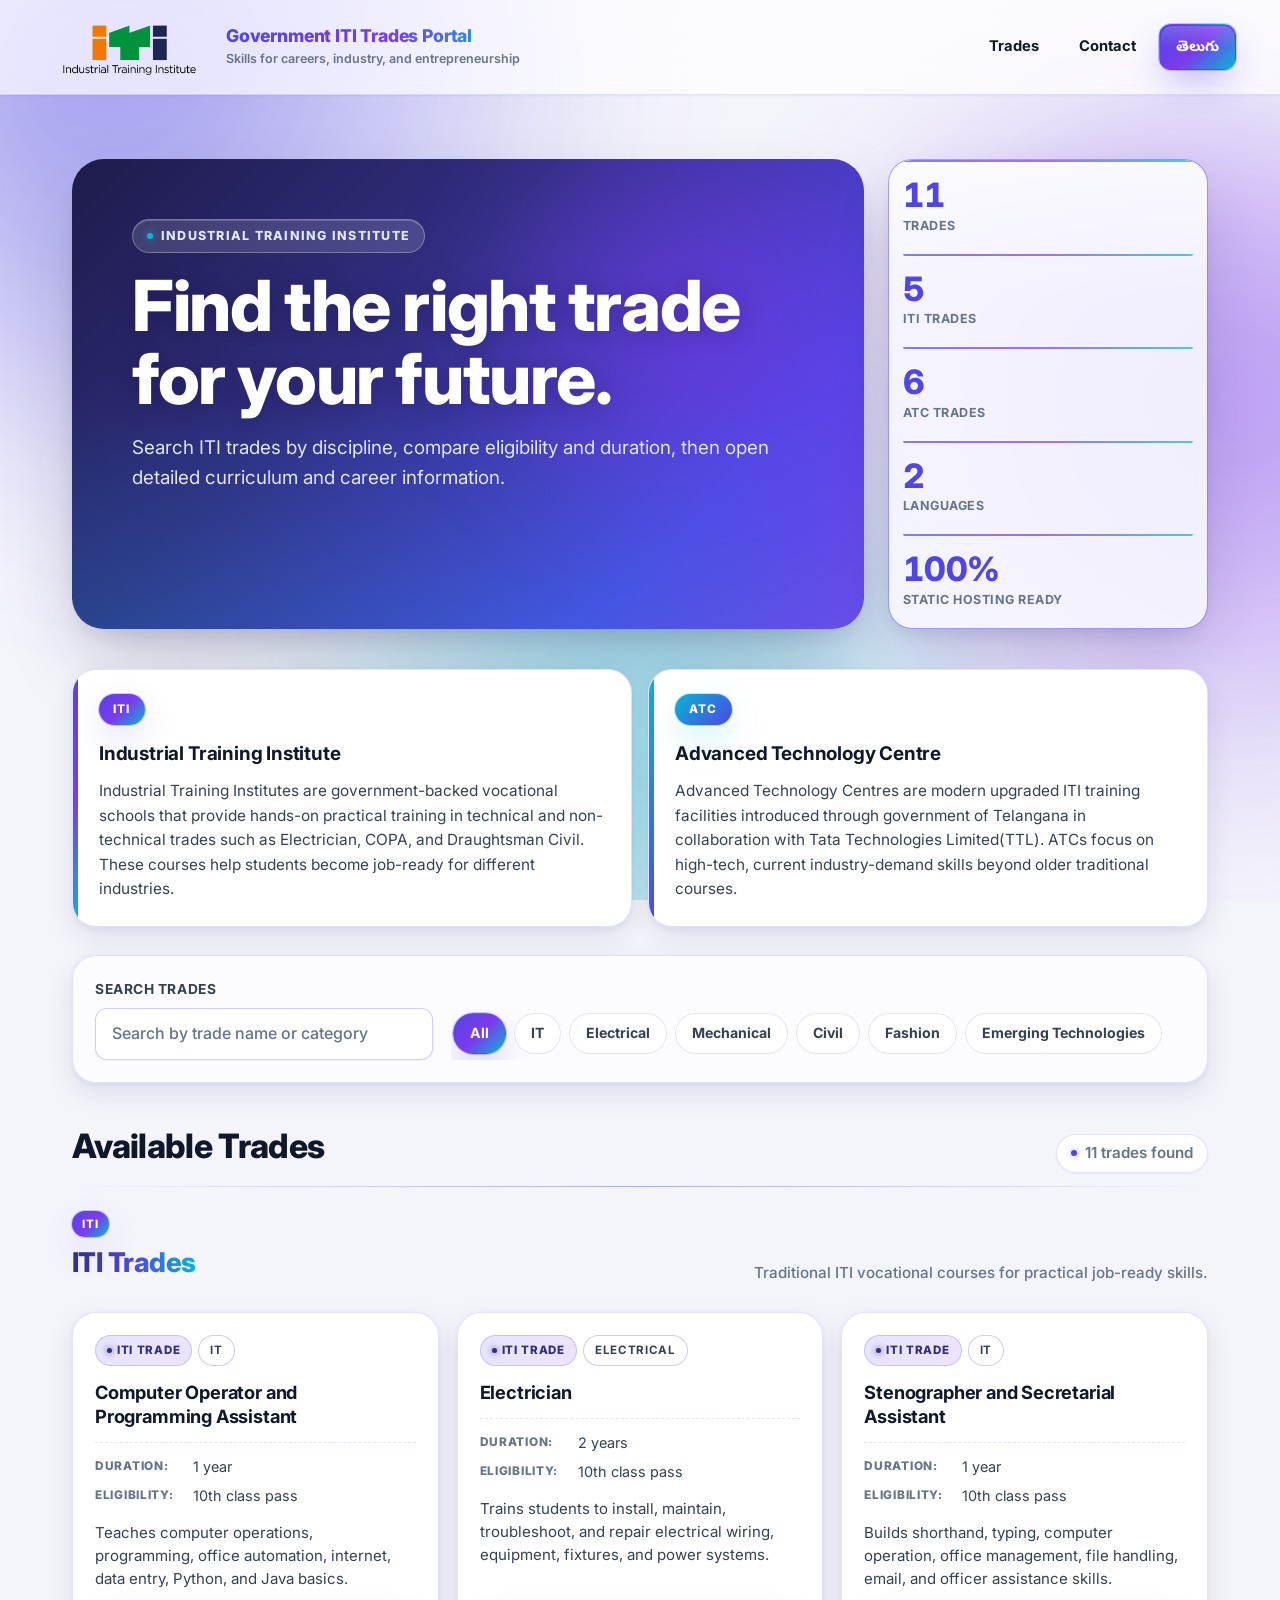
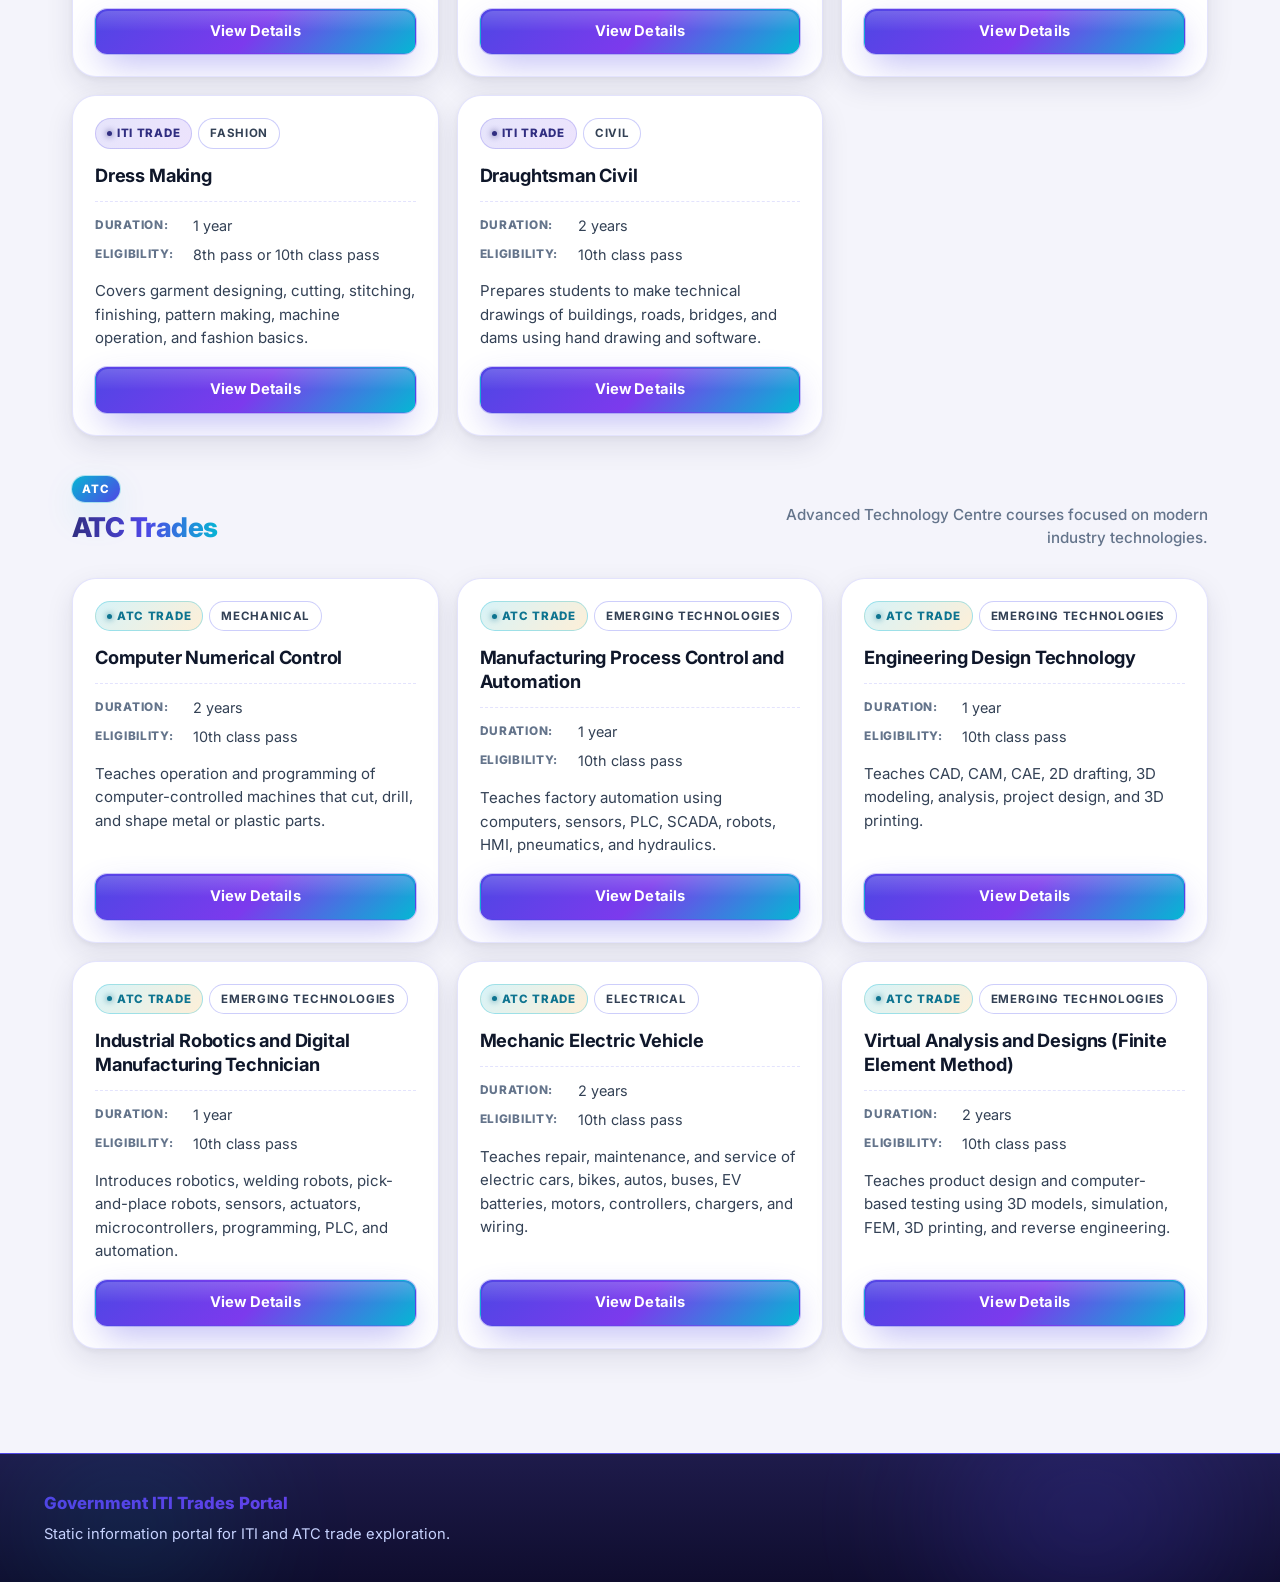
<file: index.html>
<!DOCTYPE html>
<html lang="en">
<head>
  <meta charset="UTF-8">
  <meta name="viewport" content="width=device-width, initial-scale=1.0">
  <meta name="description" content="Explore ITI trades, curriculum, eligibility, apprenticeship options, and career opportunities.">
  <title>ITI Trades Portal</title>
  <link rel="preconnect" href="https://fonts.googleapis.com">
  <link rel="preconnect" href="https://fonts.gstatic.com" crossorigin>
  <link href="https://fonts.googleapis.com/css2?family=Noto+Sans+Telugu:wght@400;500;600;700&family=Inter:wght@400;500;600;700;800&display=swap" rel="stylesheet">
  <link rel="stylesheet" href="css/style.css">
</head>
<body>
  <div class="aurora" aria-hidden="true"><span></span><span></span><span></span></div>

  <header class="site-header">
    <a class="brand" href="index.html" aria-label="ITI Trades Portal home">
      <img src="assets/logo.png" alt="Institute logo" class="brand-logo">
      <span class="brand-text">
        <strong>Government ITI Trades Portal</strong>
        <small>Skills for careers, industry, and entrepreneurship</small>
      </span>
    </a>

    <nav class="main-nav" aria-label="Primary navigation">
      <a href="index.html">Trades</a>
      <a href="#contact">Contact</a>
      <button class="language-toggle" id="languageToggle" type="button" aria-label="Switch language">తెలుగు</button>
    </nav>
  </header>

  <main>
    <section class="hero">
      <div class="hero-copy">
        <span class="eyebrow">Industrial Training Institute</span>
        <h1>Find the right trade for your future.</h1>
        <p>Search ITI trades by discipline, compare eligibility and duration, then open detailed curriculum and career information.</p>
      </div>
      <div class="hero-panel" aria-label="Portal highlights">
        <div>
          <strong id="totalTrades">0</strong>
          <span>Trades</span>
        </div>
        <div>
          <strong id="itiTrades">0</strong>
          <span>ITI Trades</span>
        </div>
        <div>
          <strong id="atcTrades">0</strong>
          <span>ATC Trades</span>
        </div>
        <div>
          <strong data-static>2</strong>
          <span>Languages</span>
        </div>
        <div>
          <strong data-static>100%</strong>
          <span>Static Hosting Ready</span>
        </div>
      </div>
    </section>

    <section class="definition-band" aria-label="ITI and ATC definitions">
      <article class="definition-item">
        <span>ITI</span>
        <h2>Industrial Training Institute</h2>
        <p>Industrial Training Institutes are government-backed vocational schools that provide hands-on practical training in technical and non-technical trades such as Electrician, COPA, and Draughtsman Civil. These courses help students become job-ready for different industries.</p>
      </article>
      <article class="definition-item">
        <span>ATC</span>
        <h2>Advanced Technology Centre</h2>
        <p>Advanced Technology Centres are modern upgraded ITI training facilities introduced through government of Telangana in collaboration with Tata Technologies Limited(TTL). ATCs focus on high-tech, current industry-demand skills beyond older traditional courses.</p>
      </article>
    </section>

    <section class="controls-section" aria-label="Search and filter trades">
      <label class="search-field" for="searchInput">
        <span>Search trades</span>
        <input id="searchInput" type="search" placeholder="Search by trade name or category">
      </label>

      <div class="filter-tabs" id="categoryFilters" role="list" aria-label="Trade categories">
        <button class="filter-tab active" type="button" data-category="All">All</button>
        <button class="filter-tab" type="button" data-category="IT">IT</button>
        <button class="filter-tab" type="button" data-category="Electrical">Electrical</button>
        <button class="filter-tab" type="button" data-category="Mechanical">Mechanical</button>
        <button class="filter-tab" type="button" data-category="Civil">Civil</button>
        <button class="filter-tab" type="button" data-category="Fashion">Fashion</button>
        <button class="filter-tab" type="button" data-category="Emerging Technologies">Emerging Technologies</button>
      </div>
    </section>

    <section class="results-bar" aria-live="polite">
      <h2>Available Trades</h2>
      <p id="resultCount">Loading trades...</p>
    </section>

    <section class="trade-results" id="tradeGrid" aria-label="ITI and ATC trade list"></section>
    <p class="empty-state" id="emptyState" hidden>No trades found. Try a different search or category.</p>
  </main>

  <footer class="site-footer" id="contact">
    <div>
      <strong>Government ITI Trades Portal</strong>
      <p>Static information portal for ITI and ATC trade exploration.</p>
    </div>
  </footer>

  <script src="js/trades-fallback.js"></script>
  <script src="js/home.js"></script>
</body>
</html>
</file>
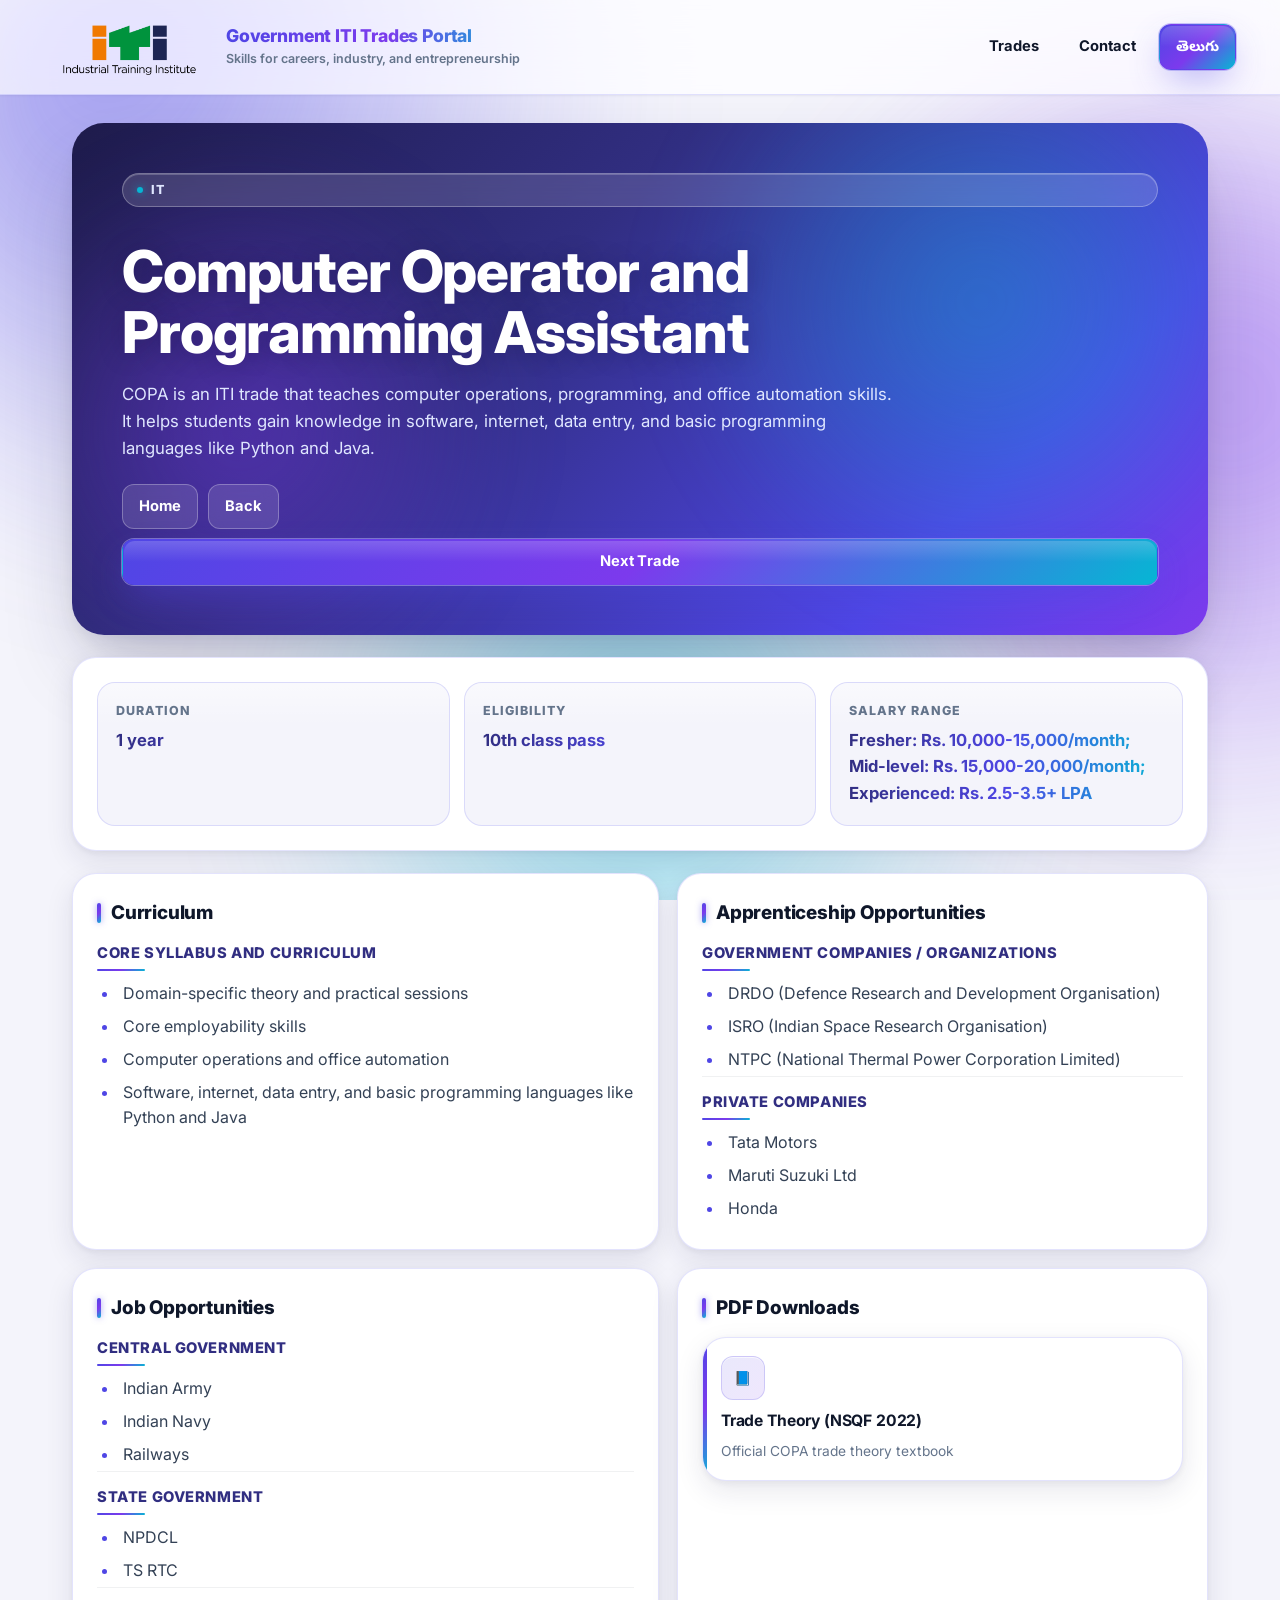
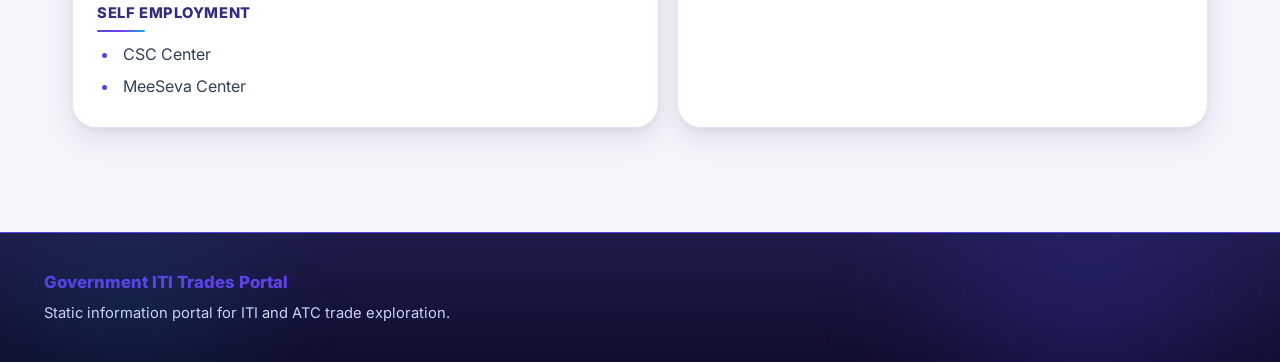
<file: trade.html>
<!DOCTYPE html>
<html lang="en">
<head>
  <meta charset="UTF-8">
  <meta name="viewport" content="width=device-width, initial-scale=1.0">
  <meta name="description" content="ITI trade details, curriculum, apprenticeship, jobs, salary, and downloadable study resources.">
  <title>Trade Details | ITI Trades Portal</title>
  <link rel="preconnect" href="https://fonts.googleapis.com">
  <link rel="preconnect" href="https://fonts.gstatic.com" crossorigin>
  <link href="https://fonts.googleapis.com/css2?family=Noto+Sans+Telugu:wght@400;500;600;700&family=Inter:wght@400;500;600;700;800&display=swap" rel="stylesheet">
  <link rel="stylesheet" href="css/style.css">
</head>
<body>
  <div class="aurora" aria-hidden="true"><span></span><span></span><span></span></div>

  <header class="site-header">
    <a class="brand" href="index.html" aria-label="ITI Trades Portal home">
      <img src="assets/logo.png" alt="Institute logo" class="brand-logo">
      <span class="brand-text">
        <strong>Government ITI Trades Portal</strong>
        <small>Skills for careers, industry, and entrepreneurship</small>
      </span>
    </a>

    <nav class="main-nav" aria-label="Primary navigation">
      <a href="index.html">Trades</a>
      <a href="#contact">Contact</a>
      <button class="language-toggle" id="languageToggle" type="button" aria-label="Switch language">తెలుగు</button>
    </nav>
  </header>

  <main id="tradeDetail" class="detail-page" aria-live="polite">
    <section class="detail-hero skeleton">
      <p>Loading trade details...</p>
    </section>
  </main>

  <footer class="site-footer" id="contact">
    <div>
      <strong>Government ITI Trades Portal</strong>
      <p>Static information portal for ITI and ATC trade exploration.</p>
    </div>
  </footer>

  <script src="js/trades-fallback.js"></script>
  <script src="js/trade.js"></script>
</body>
</html>
</file>
<file: css/style.css>
/* ============================================================
   ITI Trades Portal — Royal Indigo Glassmorphic Design System
   ------------------------------------------------------------
   Tokens, glass utilities, aurora background, layered shadows,
   and component styling for an enterprise-grade vibrant UI.
   ============================================================ */

:root {
  /* ---- Brand & accent palette ---- */
  --primary: #1E1B4B;        /* Midnight indigo */
  --primary-2: #312E81;      /* Indigo 900 */
  --accent: #4F46E5;         /* Indigo 600 */
  --accent-2: #7C3AED;       /* Violet 600 */
  --highlight: #06B6D4;      /* Cyan */
  --gold: #F59E0B;           /* Amber */

  /* ---- Surfaces & ink ---- */
  --bg: #F4F4FB;             /* Page bg (tinted indigo) */
  --bg-2: #ECECF7;           /* Alternate bg */
  --surface: #FFFFFF;
  --surface-glass: rgba(255, 255, 255, 0.7);
  --surface-glass-strong: rgba(255, 255, 255, 0.85);
  --ink: #0F172A;            /* Body text */
  --ink-soft: #334155;       /* Strong secondary */
  --muted: #64748B;          /* Tertiary / metadata */
  --line: rgba(99, 102, 241, 0.18);
  --line-strong: rgba(99, 102, 241, 0.32);
  --hairline: rgba(15, 23, 42, 0.06);

  /* ---- Gradients ---- */
  --grad-brand: linear-gradient(135deg, #1E1B4B 0%, #312E81 38%, #4F46E5 78%, #7C3AED 100%);
  --grad-accent: linear-gradient(135deg, #4F46E5 0%, #7C3AED 50%, #06B6D4 100%);
  --grad-warm: linear-gradient(135deg, #06B6D4 0%, #7C3AED 50%, #F59E0B 100%);
  --grad-cyan: linear-gradient(135deg, #06B6D4 0%, #4F46E5 100%);
  --grad-amber: linear-gradient(135deg, #F59E0B 0%, #EF4444 100%);
  --grad-text: linear-gradient(92deg, #4F46E5 0%, #7C3AED 55%, #06B6D4 100%);
  --grad-text-soft: linear-gradient(92deg, #312E81 0%, #4F46E5 50%, #06B6D4 100%);
  --grad-footer: linear-gradient(180deg, #1E1B4B 0%, #0F0D2E 100%);
  --grad-divider: linear-gradient(90deg, transparent 0%, rgba(99, 102, 241, 0.5) 50%, transparent 100%);

  /* ---- Glass mix ---- */
  --glass-blur: saturate(180%) blur(20px);
  --glass-blur-soft: saturate(150%) blur(12px);
  --glass-border: 1px solid rgba(255, 255, 255, 0.6);
  --glass-border-dark: 1px solid rgba(99, 102, 241, 0.18);
  --glass-inner: inset 0 1px 0 rgba(255, 255, 255, 0.6),
                 inset 0 -1px 0 rgba(99, 102, 241, 0.06);

  /* ---- Layered shadows for z-depth ---- */
  --shadow-xs: 0 1px 2px rgba(30, 27, 75, 0.06);
  --shadow-sm: 0 4px 12px rgba(30, 27, 75, 0.08);
  --shadow-md: 0 10px 28px rgba(30, 27, 75, 0.10),
               0 2px 6px rgba(30, 27, 75, 0.06);
  --shadow-lg: 0 24px 60px -12px rgba(30, 27, 75, 0.22),
               0 8px 20px -8px rgba(30, 27, 75, 0.12);
  --shadow-xl: 0 36px 80px -16px rgba(30, 27, 75, 0.28),
               0 12px 28px -10px rgba(30, 27, 75, 0.14);

  /* ---- Glow halos (hover/focus) ---- */
  --glow-indigo: 0 0 0 1px rgba(79, 70, 229, 0.28),
                 0 14px 36px -8px rgba(79, 70, 229, 0.45);
  --glow-cyan: 0 0 0 1px rgba(6, 182, 212, 0.28),
               0 14px 36px -8px rgba(6, 182, 212, 0.45);
  --glow-amber: 0 0 0 1px rgba(245, 158, 11, 0.32),
                 0 14px 30px -8px rgba(245, 158, 11, 0.50);
  --glow-violet: 0 0 0 1px rgba(124, 58, 237, 0.28),
                 0 14px 36px -8px rgba(124, 58, 237, 0.45);

  /* ---- Radii ---- */
  --r-xs: 6px;
  --r-sm: 8px;
  --r-md: 12px;
  --r-lg: 18px;
  --r-xl: 24px;
  --r-2xl: 32px;
  --r-pill: 999px;

  /* ---- Layout ---- */
  --max: 1200px;

  /* ---- Motion ---- */
  --ease: cubic-bezier(0.22, 1, 0.36, 1);
  --ease-spring: cubic-bezier(0.34, 1.56, 0.64, 1);
  --t-fast: 160ms;
  --t-med: 280ms;
  --t-slow: 520ms;
}

/* ============================================================
   Reset & base
   ============================================================ */

*,
*::before,
*::after {
  box-sizing: border-box;
}

html {
  scroll-behavior: smooth;
  -webkit-text-size-adjust: 100%;
}

body {
  margin: 0;
  min-height: 100vh;
  position: relative;
  isolation: isolate;
  font-family: Inter, "Noto Sans Telugu", system-ui, -apple-system,
    BlinkMacSystemFont, "Segoe UI", sans-serif;
  color: var(--ink);
  background: var(--bg);
  line-height: 1.6;
  -webkit-font-smoothing: antialiased;
  -moz-osx-font-smoothing: grayscale;
  text-rendering: optimizeLegibility;
}

a {
  color: inherit;
  text-decoration: none;
}

button,
input {
  font: inherit;
  color: inherit;
}

img,
svg {
  max-width: 100%;
  display: block;
}

::selection {
  background: var(--accent);
  color: #ffffff;
}

:focus-visible {
  outline: 3px solid var(--highlight);
  outline-offset: 2px;
  border-radius: 4px;
}

/* ============================================================
   Custom scrollbar
   ============================================================ */

html {
  scrollbar-color: var(--accent) var(--bg-2);
  scrollbar-width: thin;
}

::-webkit-scrollbar {
  width: 10px;
  height: 10px;
}

::-webkit-scrollbar-track {
  background: var(--bg-2);
}

::-webkit-scrollbar-thumb {
  background: var(--grad-accent);
  border-radius: var(--r-pill);
  border: 2px solid var(--bg-2);
}

::-webkit-scrollbar-thumb:hover {
  background: var(--accent-2);
}

/* ============================================================
   Keyframes
   ============================================================ */

@keyframes aurora-drift {
  0%   { transform: translate3d(0, 0, 0) scale(1); }
  33%  { transform: translate3d(6%, -4%, 0) scale(1.08); }
  66%  { transform: translate3d(-5%, 5%, 0) scale(0.96); }
  100% { transform: translate3d(0, 0, 0) scale(1); }
}

@keyframes aurora-drift-2 {
  0%   { transform: translate3d(0, 0, 0) scale(1.05); }
  50%  { transform: translate3d(-7%, 5%, 0) scale(0.92); }
  100% { transform: translate3d(0, 0, 0) scale(1.05); }
}

@keyframes aurora-drift-3 {
  0%   { transform: translate3d(0, 0, 0) scale(0.95); }
  50%  { transform: translate3d(5%, 6%, 0) scale(1.1); }
  100% { transform: translate3d(0, 0, 0) scale(0.95); }
}

@keyframes float-y {
  0%, 100% { transform: translateY(0); }
  50%      { transform: translateY(-6px); }
}

@keyframes halo-pulse {
  0%, 100% { box-shadow: var(--glow-indigo); }
  50%      { box-shadow: 0 0 0 6px rgba(79, 70, 229, 0.12), var(--glow-indigo); }
}

@keyframes shimmer {
  0%   { background-position: -200% 0; }
  100% { background-position: 200% 0; }
}

@keyframes count-pop {
  0%   { transform: scale(0.92); }
  60%  { transform: scale(1.06); }
  100% { transform: scale(1); }
}

@keyframes spin-slow {
  to { transform: rotate(360deg); }
}

@keyframes fade-in {
  from { opacity: 0; }
  to   { opacity: 1; }
}

/* ============================================================
   Aurora background
   ============================================================ */

.aurora {
  position: fixed;
  inset: 0;
  z-index: -1;
  overflow: hidden;
  pointer-events: none;
}

.aurora span {
  position: absolute;
  display: block;
  width: 60vw;
  height: 60vw;
  max-width: 900px;
  max-height: 900px;
  border-radius: 50%;
  filter: blur(80px);
  opacity: 0.55;
  will-change: transform;
}

.aurora span:nth-child(1) {
  top: -20%;
  left: -10%;
  background: radial-gradient(circle at 30% 30%, #4F46E5 0%, transparent 70%);
  animation: aurora-drift 22s var(--ease) infinite alternate;
}

.aurora span:nth-child(2) {
  top: 10%;
  right: -20%;
  background: radial-gradient(circle at 60% 40%, #7C3AED 0%, transparent 70%);
  animation: aurora-drift-2 28s var(--ease) infinite alternate;
  animation-delay: -6s;
}

.aurora span:nth-child(3) {
  bottom: -25%;
  left: 20%;
  background: radial-gradient(circle at 50% 50%, #06B6D4 0%, transparent 70%);
  animation: aurora-drift-3 34s var(--ease) infinite alternate;
  animation-delay: -12s;
  opacity: 0.45;
}

/* ============================================================
   Utility: glass, gradient text, glow
   ============================================================ */

.glass {
  background: var(--surface-glass);
  -webkit-backdrop-filter: var(--glass-blur);
  backdrop-filter: var(--glass-blur);
  border: var(--glass-border-dark);
  box-shadow: var(--glass-inner), var(--shadow-sm);
  border-radius: var(--r-lg);
}

.glass-strong {
  background: var(--surface-glass-strong);
  -webkit-backdrop-filter: var(--glass-blur);
  backdrop-filter: var(--glass-blur);
  border: var(--glass-border-dark);
  box-shadow: var(--glass-inner), var(--shadow-md);
  border-radius: var(--r-lg);
}

.gradient-text {
  background: var(--grad-text);
  -webkit-background-clip: text;
  background-clip: text;
  color: transparent;
  -webkit-text-fill-color: transparent;
}

.gradient-text-soft {
  background: var(--grad-text-soft);
  -webkit-background-clip: text;
  background-clip: text;
  color: transparent;
  -webkit-text-fill-color: transparent;
}

html[lang="te"] .gradient-text,
html[lang="te"] .gradient-text-soft {
  font-weight: 700;
}

/* Backdrop-filter fallback (browsers without support) */
@supports not ((backdrop-filter: blur(1px)) or (-webkit-backdrop-filter: blur(1px))) {
  .glass { background: rgba(255, 255, 255, 0.96); }
  .glass-strong { background: rgba(255, 255, 255, 0.98); }
  .site-header { background: rgba(255, 255, 255, 0.98); }
}

/* ============================================================
   Header (sticky glass nav)
   ============================================================ */

.site-header {
  position: sticky;
  top: 0;
  z-index: 50;
  display: flex;
  align-items: center;
  justify-content: space-between;
  gap: 18px;
  padding: 14px clamp(16px, 4vw, 44px);
  background: var(--surface-glass);
  -webkit-backdrop-filter: var(--glass-blur);
  backdrop-filter: var(--glass-blur);
  border-bottom: 1px solid var(--line);
  box-shadow: var(--shadow-xs);
}

.brand {
  display: inline-flex;
  align-items: center;
  min-width: 0;
  gap: 12px;
  border-radius: var(--r-md);
  padding: 4px 6px;
  margin-left: -6px;
  transition: background var(--t-fast) var(--ease);
}

.brand:hover {
  background: rgba(99, 102, 241, 0.06);
}

.brand-logo {
  width: clamp(112px, 18vw, 170px);
  height: auto;
  max-height: 58px;
  border-radius: var(--r-sm);
  object-fit: contain;
  transition: box-shadow var(--t-med) var(--ease), transform var(--t-med) var(--ease);
}

.brand:hover .brand-logo {
  box-shadow: var(--glow-indigo);
  transform: translateY(-1px);
}

.brand-text {
  display: grid;
  gap: 2px;
  min-width: 0;
}

.brand-text strong {
  font-size: clamp(0.98rem, 2vw, 1.1rem);
  line-height: 1.2;
  font-weight: 800;
  letter-spacing: -0.01em;
  background: var(--grad-text);
  -webkit-background-clip: text;
  background-clip: text;
  color: transparent;
  -webkit-text-fill-color: transparent;
}

.brand-text small {
  color: var(--muted);
  font-size: 0.78rem;
  font-weight: 600;
  white-space: nowrap;
  overflow: hidden;
  text-overflow: ellipsis;
}

.main-nav {
  display: flex;
  align-items: center;
  gap: 6px;
  flex-wrap: wrap;
  justify-content: flex-end;
}

.main-nav a,
.language-toggle,
.button {
  min-height: 42px;
  display: inline-flex;
  align-items: center;
  justify-content: center;
  gap: 8px;
  border-radius: var(--r-md);
  border: 1px solid transparent;
  padding: 10px 16px;
  background: transparent;
  color: var(--ink);
  font-weight: 700;
  font-size: 0.92rem;
  cursor: pointer;
  transition: transform var(--t-fast) var(--ease),
              box-shadow var(--t-med) var(--ease),
              background var(--t-fast) var(--ease),
              color var(--t-fast) var(--ease),
              border-color var(--t-fast) var(--ease);
}

.main-nav a:hover,
.language-toggle:hover,
.button:hover {
  transform: translateY(-1px);
  background: rgba(99, 102, 241, 0.08);
  border-color: var(--line-strong);
  color: var(--primary-2);
}

.main-nav a:active,
.button:active {
  transform: translateY(0);
}

.language-toggle,
.button.primary {
  position: relative;
  background: var(--grad-accent);
  color: #ffffff;
  border-color: transparent;
  box-shadow: var(--glow-indigo);
  font-weight: 700;
  letter-spacing: 0.01em;
}

.language-toggle::before,
.button.primary::before {
  content: "";
  position: absolute;
  inset: 1px;
  border-radius: calc(var(--r-md) - 1px);
  background: linear-gradient(180deg, rgba(255, 255, 255, 0.18) 0%, transparent 50%);
  pointer-events: none;
}

.language-toggle:hover,
.button.primary:hover {
  color: #ffffff;
  transform: translateY(-2px);
  box-shadow: 0 0 0 4px rgba(79, 70, 229, 0.18), var(--glow-indigo),
              var(--shadow-md);
  background: var(--grad-accent);
  filter: saturate(1.1) brightness(1.04);
}

.language-toggle:focus-visible,
.button.primary:focus-visible {
  outline: none;
  box-shadow: 0 0 0 4px rgba(6, 182, 212, 0.35), var(--glow-indigo);
}

/* ============================================================
   Main layout
   ============================================================ */

main {
  width: min(100%, var(--max));
  margin: 0 auto;
  padding: 28px clamp(16px, 4vw, 32px) 64px;
}

/* ============================================================
   Hero
   ============================================================ */

.hero {
  display: grid;
  grid-template-columns: 1fr;
  gap: 24px;
  align-items: stretch;
  padding: clamp(20px, 4vw, 36px) 0 32px;
}

.hero-copy {
  position: relative;
  padding: clamp(28px, 5vw, 60px);
  overflow: hidden;
  border-radius: var(--r-2xl);
  color: #ffffff;
  background: var(--grad-brand);
  box-shadow: var(--shadow-xl);
  isolation: isolate;
}

.hero-copy::before {
  content: "";
  position: absolute;
  top: -30%;
  right: -15%;
  width: 70%;
  height: 130%;
  background: radial-gradient(circle at 50% 50%, rgba(124, 58, 237, 0.55) 0%, transparent 65%);
  filter: blur(40px);
  z-index: 0;
  pointer-events: none;
}

.hero-copy::after {
  content: "";
  position: absolute;
  left: 0;
  right: 0;
  bottom: 0;
  height: 50%;
  background: linear-gradient(180deg, transparent 0%, rgba(6, 182, 212, 0.16) 100%);
  z-index: 0;
  pointer-events: none;
}

.hero-copy > * {
  position: relative;
  z-index: 1;
}

.eyebrow {
  display: inline-flex;
  align-items: center;
  gap: 8px;
  margin-bottom: 16px;
  padding: 6px 14px;
  background: rgba(255, 255, 255, 0.14);
  color: #E0E7FF;
  border: 1px solid rgba(255, 255, 255, 0.28);
  border-radius: var(--r-pill);
  font-size: 0.78rem;
  font-weight: 800;
  letter-spacing: 0.1em;
  text-transform: uppercase;
  -webkit-backdrop-filter: blur(8px);
  backdrop-filter: blur(8px);
  box-shadow: inset 0 1px 0 rgba(255, 255, 255, 0.2);
}

.eyebrow::before {
  content: "";
  width: 6px;
  height: 6px;
  border-radius: 50%;
  background: #06B6D4;
  box-shadow: 0 0 8px rgba(6, 182, 212, 0.8);
  animation: halo-pulse 3s var(--ease) infinite;
}

.hero h1 {
  max-width: 780px;
  margin: 0;
  font-size: clamp(2.15rem, 6.5vw, 4.4rem);
  line-height: 1.04;
  letter-spacing: -0.02em;
  font-weight: 800;
  color: #ffffff;
  text-shadow: 0 2px 24px rgba(15, 13, 46, 0.25);
}

.hero p {
  max-width: 680px;
  margin: 18px 0 0;
  color: #E0E7FF;
  font-size: clamp(1rem, 1.7vw, 1.18rem);
  line-height: 1.55;
}

.hero-panel {
  position: relative;
  /* display: grid; */
  grid-template-columns: repeat(5, 1fr);
  gap: 1px;
  overflow: hidden;
  border-radius: var(--r-xl);
  background: var(--line-strong);
  border: 1px solid var(--line-strong);
  box-shadow: var(--shadow-lg);
}

.hero-panel::before {
  content: "";
  position: absolute;
  inset: 0;
  background: linear-gradient(180deg, rgba(255, 255, 255, 0.5) 0%, transparent 30%);
  pointer-events: none;
  z-index: 1;
}

.hero-panel > div {
  position: relative;
  z-index: 2;
  display: grid;
  gap: 4px;
  padding: 18px 14px;
  background: var(--surface-glass-strong);
  -webkit-backdrop-filter: blur(10px);
  backdrop-filter: blur(10px);
  transition: background var(--t-med) var(--ease), transform var(--t-med) var(--ease);
}

.hero-panel > div::before {
  content: "";
  position: absolute;
  top: 0;
  left: 14px;
  right: 14px;
  height: 2px;
  background: var(--grad-accent);
  border-radius: 0 0 var(--r-pill) var(--r-pill);
  opacity: 0.7;
}

.hero-panel > div:hover {
  background: var(--surface);
  transform: translateY(-2px);
}

.hero-panel strong {
  color: var(--accent);
  font-size: clamp(1.5rem, 3.5vw, 2.1rem);
  line-height: 1;
  font-weight: 800;
  letter-spacing: -0.02em;
  font-variant-numeric: tabular-nums;
  transition: transform var(--t-med) var(--ease);
}

.hero-panel strong.is-counted {
  animation: count-pop 480ms var(--ease-spring);
}

.hero-panel span {
  color: var(--muted);
  font-weight: 700;
  font-size: 0.78rem;
  letter-spacing: 0.04em;
  text-transform: uppercase;
}

/* ============================================================
   Definition band
   ============================================================ */

.definition-band {
  display: grid;
  gap: 16px;
  margin: 8px 0 28px;
}

.definition-item {
  position: relative;
  display: grid;
  gap: 10px;
  padding: 24px 26px;
  border-radius: var(--r-xl);
  background: var(--surface);
  border: 1px solid var(--line);
  box-shadow: var(--shadow-md);
  overflow: hidden;
  transition: transform var(--t-med) var(--ease), box-shadow var(--t-med) var(--ease);
}

.definition-item::before {
  content: "";
  position: absolute;
  top: 0;
  left: 0;
  width: 5px;
  height: 100%;
  background: var(--grad-accent);
  transition: width var(--t-med) var(--ease);
}

.definition-item:nth-child(2)::before {
  background: var(--grad-cyan);
}

.definition-item:hover {
  transform: translateY(-3px);
  box-shadow: var(--shadow-lg);
}

.definition-item:hover::before {
  width: 8px;
}

.definition-item:nth-child(1):hover {
  box-shadow: var(--shadow-lg), var(--glow-indigo);
}

.definition-item:nth-child(2):hover {
  box-shadow: var(--shadow-lg), var(--glow-cyan);
}

.definition-item span {
  width: fit-content;
  display: inline-flex;
  align-items: center;
  gap: 6px;
  border-radius: var(--r-pill);
  padding: 6px 14px;
  font-size: 0.74rem;
  font-weight: 800;
  letter-spacing: 0.1em;
  text-transform: uppercase;
  color: #ffffff;
  background: var(--grad-accent);
  box-shadow: var(--glow-indigo);
}

.definition-item:nth-child(2) span {
  background: var(--grad-cyan);
  box-shadow: var(--glow-cyan);
}

.definition-item h2 {
  margin: 4px 0 0;
  font-size: 1.18rem;
  font-weight: 700;
  letter-spacing: -0.01em;
  color: var(--ink);
}

.definition-item p {
  margin: 0;
  color: var(--ink-soft);
  font-size: 0.96rem;
  line-height: 1.6;
}

/* ============================================================
   Controls (search + filters)
   ============================================================ */

.controls-section {
  display: grid;
  gap: 18px;
  margin-top: 12px;
  padding: 22px;
  border-radius: var(--r-xl);
  background: var(--surface-glass);
  -webkit-backdrop-filter: var(--glass-blur);
  backdrop-filter: var(--glass-blur);
  border: 1px solid var(--line);
  box-shadow: var(--shadow-md);
}

.search-field {
  display: grid;
  gap: 8px;
  font-weight: 700;
  font-size: 0.86rem;
  color: var(--ink-soft);
  letter-spacing: 0.04em;
  text-transform: uppercase;
}

.search-field input {
  width: 100%;
  min-height: 52px;
  border: 1px solid var(--line-strong);
  border-radius: var(--r-md);
  padding: 0 16px;
  color: var(--ink);
  background: var(--surface);
  outline: none;
  font-size: 1rem;
  font-weight: 500;
  letter-spacing: 0;
  text-transform: none;
  transition: border-color var(--t-fast) var(--ease),
              box-shadow var(--t-fast) var(--ease),
              background var(--t-fast) var(--ease);
  box-shadow: var(--shadow-xs);
}

.search-field input::placeholder {
  color: var(--muted);
  font-weight: 500;
}

.search-field input:hover {
  border-color: rgba(99, 102, 241, 0.4);
}

.search-field input:focus {
  border-color: var(--accent);
  background: var(--surface);
  box-shadow: 0 0 0 4px rgba(79, 70, 229, 0.15), var(--glow-indigo);
}

.filter-tabs {
  display: flex;
  gap: 8px;
  overflow-x: auto;
  padding: 4px 2px 6px;
  scrollbar-width: none;
  -ms-overflow-style: none;
}

.filter-tabs::-webkit-scrollbar {
  display: none;
}

.filter-tab {
  min-height: 40px;
  flex: 0 0 auto;
  border: 1px solid var(--line);
  border-radius: var(--r-pill);
  padding: 8px 16px;
  background: var(--surface);
  color: var(--ink-soft);
  font-weight: 700;
  font-size: 0.88rem;
  cursor: pointer;
  transition: transform var(--t-fast) var(--ease),
              background var(--t-fast) var(--ease),
              color var(--t-fast) var(--ease),
              border-color var(--t-fast) var(--ease),
              box-shadow var(--t-med) var(--ease);
  white-space: nowrap;
}

.filter-tab:hover {
  border-color: var(--accent);
  background: rgba(99, 102, 241, 0.06);
  color: var(--primary-2);
  transform: translateY(-1px);
}

.filter-tab.active {
  background: var(--grad-accent);
  color: #ffffff;
  border-color: transparent;
  box-shadow: var(--glow-indigo);
}

.filter-tab.active:hover {
  background: var(--grad-accent);
  filter: saturate(1.1) brightness(1.05);
  transform: translateY(-1px);
}

/* ============================================================
   Results bar
   ============================================================ */

.results-bar {
  display: flex;
  align-items: flex-end;
  justify-content: space-between;
  gap: 16px;
  margin: 36px 0 18px;
  padding-bottom: 14px;
  position: relative;
}

.results-bar::after {
  content: "";
  position: absolute;
  left: 0;
  right: 0;
  bottom: 0;
  height: 1px;
  background: var(--grad-divider);
}

.results-bar h2 {
  margin: 0;
  font-size: clamp(1.5rem, 3.5vw, 2.1rem);
  font-weight: 800;
  letter-spacing: -0.02em;
}

.results-bar p {
  margin: 0;
  color: var(--muted);
  font-weight: 600;
  font-size: 0.95rem;
  display: inline-flex;
  align-items: center;
  gap: 8px;
  padding: 6px 14px;
  background: var(--surface);
  border: 1px solid var(--line);
  border-radius: var(--r-pill);
  box-shadow: var(--shadow-xs);
}

.results-bar p::before {
  content: "";
  width: 6px;
  height: 6px;
  border-radius: 50%;
  background: var(--accent);
  box-shadow: 0 0 6px rgba(79, 70, 229, 0.6);
}

/* ============================================================
   Trade groups & cards
   ============================================================ */

.trade-results,
.trade-group {
  display: grid;
  gap: 22px;
}

.trade-group + .trade-group {
  margin-top: 12px;
}

.trade-group-heading {
  display: flex;
  align-items: flex-end;
  justify-content: space-between;
  gap: 18px;
  padding: 6px 0;
}

.trade-group-heading > div {
  display: grid;
  gap: 4px;
}

.trade-group-heading span {
  display: inline-flex;
  align-items: center;
  gap: 6px;
  width: fit-content;
  padding: 4px 10px;
  border-radius: var(--r-pill);
  font-size: 0.72rem;
  font-weight: 800;
  letter-spacing: 0.1em;
  text-transform: uppercase;
  color: #ffffff;
  background: var(--grad-accent);
  box-shadow: var(--glow-indigo);
}

.trade-group:has(.type-pill.atc) .trade-group-heading span,
.trade-group.atc-group .trade-group-heading span {
  background: var(--grad-cyan);
  box-shadow: var(--glow-cyan);
}

.trade-group-heading h3 {
  margin: 0;
  font-size: clamp(1.3rem, 2.6vw, 1.7rem);
  font-weight: 800;
  letter-spacing: -0.02em;
  background: var(--grad-text-soft);
  -webkit-background-clip: text;
  background-clip: text;
  color: transparent;
  -webkit-text-fill-color: transparent;
}

.trade-group-heading p {
  max-width: 480px;
  margin: 0;
  color: var(--muted);
  font-size: 0.95rem;
  font-weight: 500;
  line-height: 1.55;
  text-align: right;
}

.trade-grid {
  display: grid;
  grid-template-columns: repeat(auto-fit, minmax(280px, 1fr));
  gap: 18px;
}

.trade-card,
.detail-card,
.pdf-card {
  position: relative;
  border-radius: var(--r-xl);
  background: var(--surface);
  border: 1px solid var(--line);
  box-shadow: var(--shadow-md);
}

.trade-card {
  display: flex;
  flex-direction: column;
  gap: 14px;
  padding: 22px;
  overflow: hidden;
  transition: transform var(--t-med) var(--ease),
              box-shadow var(--t-med) var(--ease),
              border-color var(--t-med) var(--ease);
  /* Reveal initial state (animated to visible by .is-revealed) */
  opacity: 0;
  transform: translate3d(0, 16px, 0);
  transition: opacity 600ms var(--ease) var(--reveal-delay, 0ms),
              transform 600ms var(--ease) var(--reveal-delay, 0ms),
              box-shadow var(--t-med) var(--ease),
              border-color var(--t-med) var(--ease);
}

.trade-card.is-revealed {
  opacity: 1;
  transform: translate3d(0, 0, 0);
}

.trade-card::before {
  content: "";
  position: absolute;
  inset: 0;
  border-radius: var(--r-xl);
  background: linear-gradient(180deg, rgba(255, 255, 255, 0.65) 0%, transparent 25%);
  pointer-events: none;
}

.trade-card::after {
  content: "";
  position: absolute;
  inset: 0;
  border-radius: var(--r-xl);
  padding: 1px;
  background: var(--grad-accent);
  -webkit-mask: linear-gradient(#000 0 0) content-box, linear-gradient(#000 0 0);
  mask: linear-gradient(#000 0 0) content-box, linear-gradient(#000 0 0);
  -webkit-mask-composite: xor;
  mask-composite: exclude;
  pointer-events: none;
  opacity: 0;
  transition: opacity var(--t-med) var(--ease);
}

.trade-card:hover {
  transform: translateY(-4px);
  border-color: transparent;
  box-shadow: var(--shadow-xl), var(--glow-indigo);
}

.trade-card:hover::after,
.trade-card:focus-within::after {
  opacity: 1;
}

.trade-card h3 {
  position: relative;
  margin: 0;
  font-size: 1.14rem;
  line-height: 1.32;
  font-weight: 700;
  letter-spacing: -0.01em;
  color: var(--ink);
}

.trade-card p {
  position: relative;
  margin: 0;
  color: var(--ink-soft);
  font-size: 0.94rem;
  line-height: 1.55;
}

.card-pills {
  position: relative;
  display: flex;
  flex-wrap: wrap;
  gap: 6px;
}

.type-pill,
.category-pill {
  display: inline-flex;
  align-items: center;
  gap: 5px;
  width: fit-content;
  border-radius: var(--r-pill);
  padding: 5px 11px;
  font-size: 0.72rem;
  font-weight: 800;
  letter-spacing: 0.06em;
  text-transform: uppercase;
}

.type-pill {
  background: linear-gradient(135deg, rgba(79, 70, 229, 0.14), rgba(124, 58, 237, 0.14));
  color: var(--primary-2);
  border: 1px solid rgba(79, 70, 229, 0.22);
}

.type-pill.atc {
  background: linear-gradient(135deg, rgba(6, 182, 212, 0.16), rgba(245, 158, 11, 0.16));
  color: #0E7490;
  border: 1px solid rgba(6, 182, 212, 0.3);
}

.type-pill::before {
  content: "";
  width: 5px;
  height: 5px;
  border-radius: 50%;
  background: currentColor;
  box-shadow: 0 0 6px currentColor;
}

.category-pill {
  background: var(--surface);
  color: var(--ink-soft);
  border: 1px solid var(--line-strong);
  font-weight: 700;
}

.meta-list {
  position: relative;
  display: grid;
  gap: 8px;
  margin: 0;
  padding: 14px 0 0;
  list-style: none;
  border-top: 1px dashed var(--line);
}

.meta-list li {
  display: flex;
  align-items: flex-start;
  gap: 10px;
  color: var(--ink-soft);
  font-size: 0.9rem;
  line-height: 1.45;
}

.meta-list strong {
  min-width: 88px;
  color: var(--muted);
  font-size: 0.74rem;
  font-weight: 800;
  letter-spacing: 0.06em;
  text-transform: uppercase;
  padding-top: 1px;
}

.card-actions {
  position: relative;
  margin-top: auto;
  padding-top: 4px;
}

.button {
  border-color: var(--line-strong);
  background: var(--surface);
}

.button.primary {
  width: 100%;
  border-color: transparent;
}

/* ============================================================
   Empty state & not found
   ============================================================ */

.empty-state,
.not-found {
  padding: 36px 28px;
  border-radius: var(--r-xl);
  background: var(--surface);
  border: 1px dashed var(--line-strong);
  color: var(--ink-soft);
  text-align: center;
  font-weight: 600;
  font-size: 1rem;
  box-shadow: var(--shadow-sm);
}

.empty-state::before,
.not-found::before {
  content: "✷";
  display: block;
  margin-bottom: 12px;
  font-size: 1.6rem;
  color: var(--accent);
  text-shadow: 0 0 12px rgba(79, 70, 229, 0.4);
}

/* ============================================================
   Trade detail page
   ============================================================ */

.detail-page {
  display: grid;
  gap: 22px;
}

.detail-hero {
  position: relative;
  display: grid;
  gap: 18px;
  padding: clamp(26px, 5vw, 50px);
  border-radius: var(--r-2xl);
  background: var(--grad-brand);
  color: #ffffff;
  box-shadow: var(--shadow-xl);
  overflow: hidden;
  isolation: isolate;
}

.detail-hero::before {
  content: "";
  position: absolute;
  top: -30%;
  right: -10%;
  width: 60%;
  height: 130%;
  background: radial-gradient(circle at 50% 50%, rgba(6, 182, 212, 0.4) 0%, transparent 65%);
  filter: blur(40px);
  z-index: 0;
  pointer-events: none;
}

.detail-hero::after {
  content: "";
  position: absolute;
  bottom: -20%;
  left: -10%;
  width: 50%;
  height: 120%;
  background: radial-gradient(circle at 50% 50%, rgba(124, 58, 237, 0.45) 0%, transparent 65%);
  filter: blur(40px);
  z-index: 0;
  pointer-events: none;
}

.detail-hero > * {
  position: relative;
  z-index: 1;
}

.detail-hero h1 {
  max-width: 820px;
  margin: 0;
  font-size: clamp(2rem, 5.5vw, 3.6rem);
  line-height: 1.06;
  font-weight: 800;
  letter-spacing: -0.02em;
  color: #ffffff;
  text-shadow: 0 2px 24px rgba(15, 13, 46, 0.25);
}

.detail-hero p {
  max-width: 780px;
  margin: 0;
  color: #E0E7FF;
  font-size: 1.05rem;
  line-height: 1.6;
}

.detail-actions {
  display: flex;
  flex-wrap: wrap;
  gap: 10px;
  margin-top: 4px;
}

.detail-actions .button {
  color: #ffffff;
  background: rgba(255, 255, 255, 0.12);
  border-color: rgba(255, 255, 255, 0.28);
  -webkit-backdrop-filter: blur(8px);
  backdrop-filter: blur(8px);
}

.detail-actions .button:hover {
  background: rgba(255, 255, 255, 0.22);
  color: #ffffff;
  border-color: rgba(255, 255, 255, 0.5);
}

.detail-actions .button.primary {
  background: var(--grad-accent);
  color: #ffffff;
  border-color: transparent;
  box-shadow: 0 0 0 1px rgba(255, 255, 255, 0.3), var(--glow-indigo);
}

.detail-layout {
  display: grid;
  gap: 18px;
}

.detail-card {
  padding: 24px;
}

.detail-card.full-width {
  width: 100%;
}

.detail-card h2 {
  margin: 0 0 14px;
  font-size: 1.18rem;
  font-weight: 800;
  letter-spacing: -0.01em;
  color: var(--ink);
  display: flex;
  align-items: center;
  gap: 10px;
}

.detail-card h2::before {
  content: "";
  width: 4px;
  height: 20px;
  border-radius: var(--r-pill);
  background: var(--grad-accent);
  box-shadow: 0 0 6px rgba(79, 70, 229, 0.5);
}

.detail-card ul {
  display: grid;
  gap: 8px;
  margin: 0;
  padding-left: 22px;
  color: var(--ink-soft);
}

.detail-card ul li {
  line-height: 1.55;
  padding-left: 4px;
}

.detail-card ul li::marker {
  color: var(--accent);
}

.section-group {
  display: grid;
  gap: 10px;
  padding: 14px 0 4px;
  border-top: 1px solid var(--hairline);
}

.section-group:first-of-type {
  padding-top: 0;
  border-top: 0;
}

.section-group h3 {
  margin: 0;
  position: relative;
  font-size: 0.92rem;
  font-weight: 800;
  letter-spacing: 0.04em;
  text-transform: uppercase;
  color: var(--primary-2);
  padding-bottom: 6px;
}

.section-group h3::after {
  content: "";
  position: absolute;
  left: 0;
  bottom: 0;
  width: 48px;
  height: 2px;
  border-radius: var(--r-pill);
  background: var(--grad-accent);
}

.info-strip {
  display: grid;
  grid-template-columns: repeat(auto-fit, minmax(200px, 1fr));
  gap: 14px;
}

.info-item {
  position: relative;
  padding: 18px;
  border-radius: var(--r-lg);
  border: 1px solid var(--line);
  background: var(--bg);
  overflow: hidden;
  transition: transform var(--t-med) var(--ease), box-shadow var(--t-med) var(--ease);
}

.info-item::before {
  content: "";
  position: absolute;
  inset: 0;
  background: linear-gradient(180deg, rgba(255, 255, 255, 0.5) 0%, transparent 30%);
  pointer-events: none;
}

.info-item:hover {
  transform: translateY(-2px);
  box-shadow: var(--shadow-md);
  border-color: var(--line-strong);
}

.info-item > * {
  position: relative;
}

.info-item span {
  display: block;
  color: var(--muted);
  font-size: 0.78rem;
  font-weight: 800;
  letter-spacing: 0.08em;
  text-transform: uppercase;
}

.info-item strong {
  display: block;
  margin-top: 6px;
  font-size: 1.04rem;
  font-weight: 700;
  color: var(--ink);
  background: var(--grad-text-soft);
  -webkit-background-clip: text;
  background-clip: text;
  color: transparent;
  -webkit-text-fill-color: transparent;
}

.pdf-grid {
  display: grid;
  grid-template-columns: repeat(auto-fit, minmax(220px, 1fr));
  gap: 14px;
}

.pdf-card {
  display: grid;
  gap: 8px;
  padding: 18px;
  position: relative;
  overflow: hidden;
  transition: transform var(--t-med) var(--ease), box-shadow var(--t-med) var(--ease);
}

.pdf-card::before {
  content: "";
  position: absolute;
  left: 0;
  top: 0;
  bottom: 0;
  width: 4px;
  background: var(--grad-accent);
  border-radius: var(--r-xl) 0 0 var(--r-xl);
  transition: width var(--t-med) var(--ease);
}

.pdf-card:hover {
  transform: translateY(-3px);
  box-shadow: var(--shadow-lg), var(--glow-indigo);
  border-color: transparent;
}

.pdf-card:hover::before {
  width: 6px;
}

.pdf-icon {
  display: inline-flex;
  align-items: center;
  justify-content: center;
  width: 44px;
  height: 44px;
  border-radius: var(--r-md);
  background: linear-gradient(135deg, rgba(79, 70, 229, 0.12), rgba(124, 58, 237, 0.12));
  font-size: 1.4rem;
  border: 1px solid rgba(79, 70, 229, 0.2);
  box-shadow: inset 0 1px 0 rgba(255, 255, 255, 0.6);
}

.pdf-card strong {
  color: var(--ink);
  font-size: 0.98rem;
  font-weight: 700;
  letter-spacing: -0.01em;
}

.pdf-card span {
  color: var(--muted);
  font-size: 0.86rem;
  line-height: 1.5;
}

/* ============================================================
   Site footer
   ============================================================ */

.site-footer {
  position: relative;
  margin-top: 40px;
  padding: 36px clamp(16px, 4vw, 44px);
  background: var(--grad-footer);
  color: #C7D2FE;
  border-top: 1px solid var(--accent);
  overflow: hidden;
  isolation: isolate;
}

.site-footer::before {
  content: "";
  position: absolute;
  top: -40%;
  right: -10%;
  width: 50%;
  height: 180%;
  background: radial-gradient(circle at 50% 50%, rgba(79, 70, 229, 0.35) 0%, transparent 65%);
  filter: blur(50px);
  z-index: -1;
  opacity: 0.7;
}

.site-footer::after {
  content: "";
  position: absolute;
  bottom: -30%;
  left: -10%;
  width: 40%;
  height: 150%;
  background: radial-gradient(circle at 50% 50%, rgba(6, 182, 212, 0.25) 0%, transparent 65%);
  filter: blur(50px);
  z-index: -1;
  opacity: 0.5;
}

.site-footer > * {
  position: relative;
  z-index: 1;
}

.site-footer strong {
  display: block;
  color: #ffffff;
  font-size: 1.05rem;
  font-weight: 800;
  background: var(--grad-text);
  -webkit-background-clip: text;
  background-clip: text;
  color: transparent;
  -webkit-text-fill-color: transparent;
}

.site-footer p {
  margin: 6px 0 0;
  color: #C7D2FE;
  font-size: 0.92rem;
}

/* ============================================================
   Skeleton (loading state)
   ============================================================ */

.skeleton {
  position: relative;
  min-height: 280px;
  border-radius: var(--r-xl);
  background: var(--bg-2);
  color: var(--muted);
  padding: 28px;
  overflow: hidden;
  border: 1px solid var(--line);
  display: flex;
  align-items: center;
  justify-content: center;
}

.skeleton::after {
  content: "";
  position: absolute;
  inset: 0;
  background: linear-gradient(
    90deg,
    transparent 0%,
    rgba(99, 102, 241, 0.08) 50%,
    transparent 100%
  );
  background-size: 200% 100%;
  animation: shimmer 1.6s linear infinite;
}

/* ============================================================
   Responsive
   ============================================================ */

@media (max-width: 1024px) {
  .hero-panel {
    grid-template-columns: repeat(3, 1fr);
  }
}

@media (max-width: 720px) {
  .site-header {
    align-items: flex-start;
    flex-direction: column;
    padding: 12px 16px;
  }

  .main-nav {
    width: 100%;
    justify-content: flex-start;
  }

  .brand-text small {
    white-space: normal;
  }

  .hero {
    padding-top: 8px;
  }

  .hero-panel {
    grid-template-columns: repeat(2, 1fr);
  }

  .results-bar {
    align-items: flex-start;
    flex-direction: column;
  }

  .trade-group-heading {
    align-items: flex-start;
    flex-direction: column;
  }

  .trade-group-heading p {
    text-align: left;
  }

  .main-nav a,
  .language-toggle {
    min-height: 38px;
    padding: 8px 12px;
    font-size: 0.86rem;
  }

  .aurora span {
    filter: blur(60px);
    opacity: 0.4;
  }

  .info-strip {
    grid-template-columns: 1fr 1fr;
  }
}

@media (max-width: 480px) {
  main {
    padding: 16px 14px 48px;
  }

  .hero-panel {
    grid-template-columns: 1fr;
  }

  .hero-copy {
    padding: 28px 22px;
  }

  .hero h1 {
    font-size: clamp(1.95rem, 9vw, 2.6rem);
  }

  .controls-section,
  .definition-item,
  .trade-card,
  .detail-card,
  .detail-hero {
    padding-left: 18px;
    padding-right: 18px;
  }

  .info-strip {
    grid-template-columns: 1fr;
  }

  .aurora span {
    filter: blur(40px);
    opacity: 0.32;
  }
}

@media (min-width: 860px) {
  .hero {
    grid-template-columns: minmax(0, 1fr) 320px;
  }

  .controls-section {
    grid-template-columns: minmax(280px, 0.46fr) minmax(0, 1fr);
    align-items: end;
  }

  .definition-band {
    grid-template-columns: repeat(2, 1fr);
  }

  .detail-layout {
    grid-template-columns: 1.05fr 0.95fr;
  }

  .detail-card.full-width {
    grid-column: 1 / -1;
  }
}

/* ============================================================
   Reduced motion
   ============================================================ */

@media (prefers-reduced-motion: reduce) {
  *,
  *::before,
  *::after {
    animation-duration: 0.001ms !important;
    animation-iteration-count: 1 !important;
    transition-duration: 0.001ms !important;
  }

  .aurora span {
    display: none;
  }

  .trade-card {
    opacity: 1 !important;
    transform: none !important;
  }

  .hero-panel strong {
    animation: none !important;
  }
}
</file>
